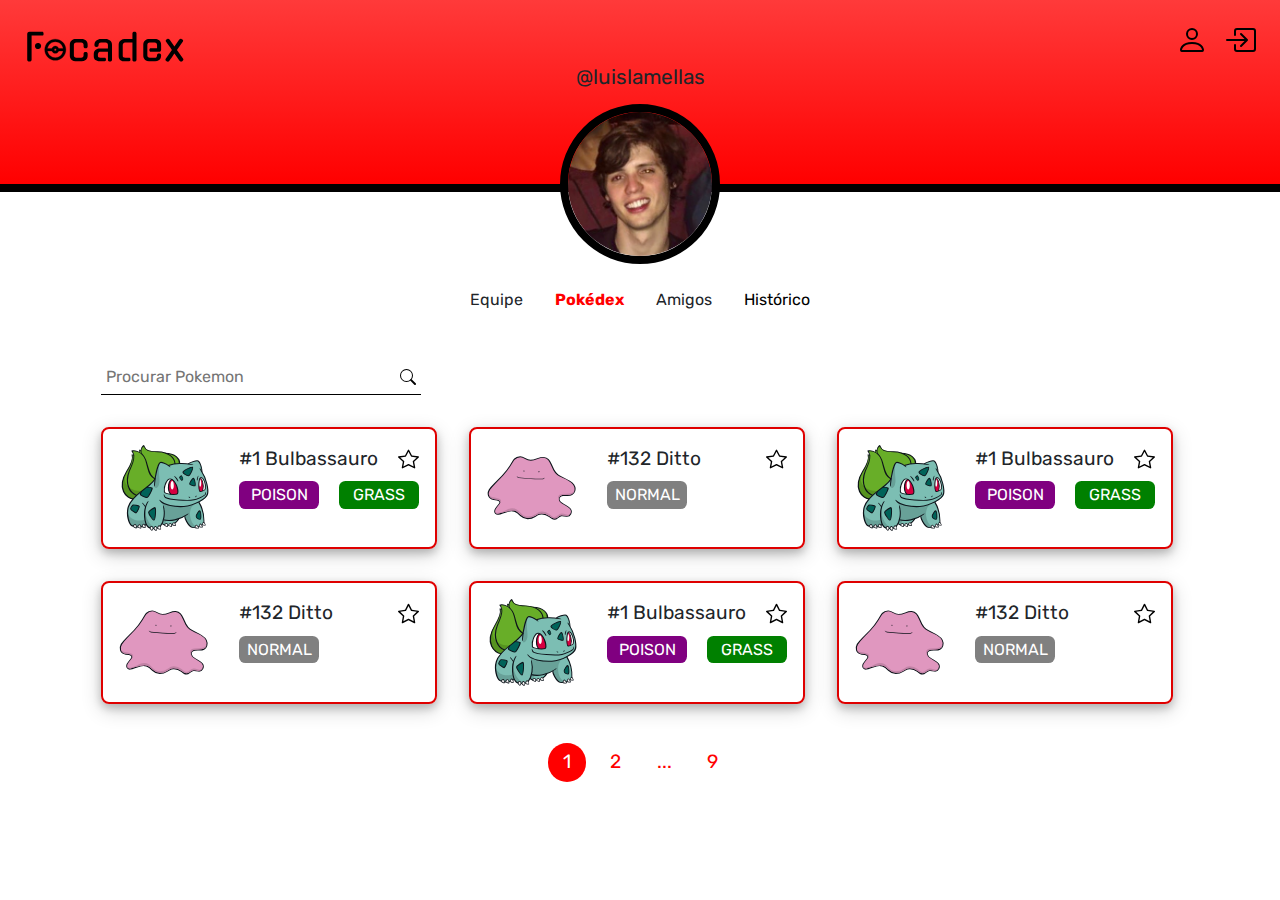
<file: index.html>
<!DOCTYPE html>
<html lang="en">
<head>
    <meta charset="UTF-8">
    <meta name="viewport" content="width=device-width, initial-scale=1.0">
    <title>My Pokedex</title>
    <link rel="stylesheet" href="style/index.css">
    <link rel="stylesheet" href="style/main.css">
    <link rel="stylesheet" href="https://fonts.googleapis.com/css?family=Rubik">
    <link rel="stylesheet" href="https://stackpath.bootstrapcdn.com/bootstrap/4.5.2/css/bootstrap.min.css" integrity="sha384-JcKb8q3iqJ61gNV9KGb8thSsNjpSL0n8PARn9HuZOnIxN0hoP+VmmDGMN5t9UJ0Z" crossorigin="anonymous">
</head>
<body>
    <header>
        <div class="nav-bar">
            <img id="logo" src="img/logo.svg" alt="logo">
            <nav>
                <ul>
                    <li><img src="img/person.svg" alt=""></li>
                    <li><img src="img/logout.svg" alt=""></li>
                </ul>
            </nav>
        </div>
        <div id="user-container">
            <p id="username">@luislamellas</p>
            <img src="img/user.jpeg" alt="user-img">
        </div>
    </header>
    <div class="content">
        <nav>
            <ul>
                <li>Equipe</li>
                <li><strong style="color:red">Pokédex</strong></li>
                <li>Amigos</li>
                <li><a class="nada" href="pokemon.html">Histórico</a></li>
            </ul>
        </nav>
        <div class ="container">
            <div class="search-box">
                <input type="text" name="" placeholder="Procurar Pokemon">
                <img src="img/search-icon.svg" alt="icon">
            </div>
            <div class="items">
                <div class="pokemon">
                    <img id="poke-img"src="img/bulbassauro.svg" alt="Pikachu">
                    <div class="poke-info">
                        <div class="poke-name">
                            <span>#1 Bulbassauro</span>
                            <img src="img/star.svg" alt="">
                        </div>
                        <div class="poke-type">
                            <span class="poison">POISON</span>
                            <span class="grass">GRASS</span>
                        </div>
                    </div>
                </div>
                <div class="pokemon">
                    <img id="poke-img"src="img/ditto.svg" alt="Pikachu">
                    <div class="poke-info">
                        <div class="poke-name">
                            <span>#132 Ditto</span>
                            <img src="img/star.svg" alt="">
                        </div>
                        <div class="poke-type">
                            <span class="normal">NORMAL</span>
                        </div>
                    </div>
                </div>
                <div class="pokemon">
                    <img id="poke-img"src="img/bulbassauro.svg" alt="Pikachu">
                    <div class="poke-info">
                        <div class="poke-name">
                            <span>#1 Bulbassauro</span>
                            <img src="img/star.svg" alt="">
                        </div>
                        <div class="poke-type">
                            <span class="poison">POISON</span>
                            <span class="grass">GRASS</span>
                        </div>
                    </div>
                </div>
                <div class="pokemon">
                    <img id="poke-img"src="img/ditto.svg" alt="Pikachu">
                    <div class="poke-info">
                        <div class="poke-name">
                            <span>#132 Ditto</span>
                            <img src="img/star.svg" alt="">
                        </div>
                        <div class="poke-type">
                            <span class="normal">NORMAL</span>
                        </div>
                    </div>
                </div>
                <div class="pokemon">
                    <img id="poke-img"src="img/bulbassauro.svg" alt="Pikachu">
                    <div class="poke-info">
                        <div class="poke-name">
                            <span>#1 Bulbassauro</span>
                            <img src="img/star.svg" alt="">
                        </div>
                        <div class="poke-type">
                            <span class="poison">POISON</span>
                            <span class="grass">GRASS</span>
                        </div>
                    </div>
                </div>
                <div class="pokemon">
                    <img id="poke-img"src="img/ditto.svg" alt="Pikachu">
                    <div class="poke-info">
                        <div class="poke-name">
                            <span>#132 Ditto</span>
                            <img src="img/star.svg" alt="">
                        </div>
                        <div class="poke-type">
                            <span class="normal">NORMAL</span>
                        </div>
                    </div>
                </div>
            </div>
            <footer>
                <ul>
                    <li class="selected-page">1</li>
                    <li>2</li>
                    <li>...</li>
                    <li>9</li>
                </ul>
            </footer>
        </div>
    </div>
</body>
</html>
</file>
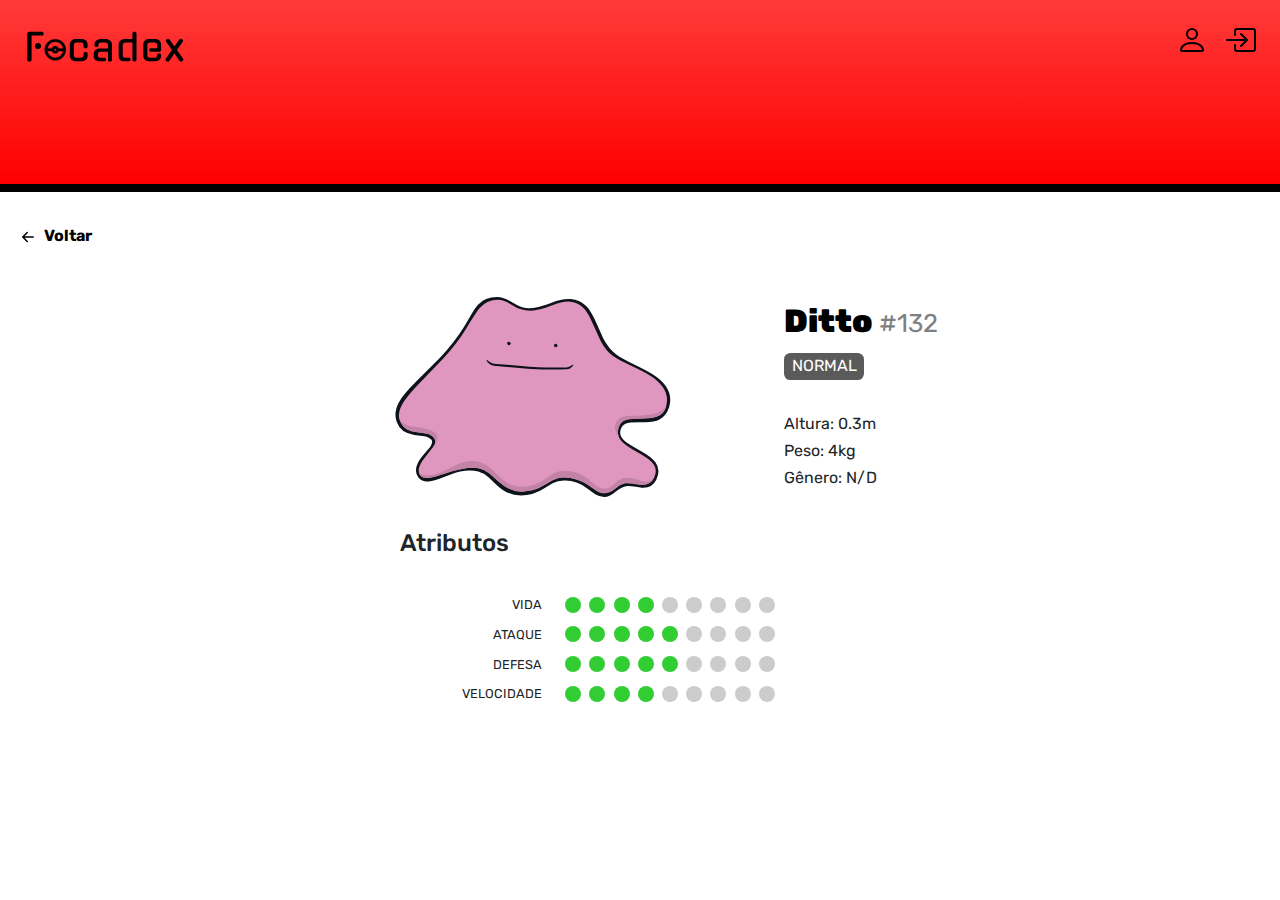
<file: pokemon.html>
<!DOCTYPE html>
<html lang="en">
<head>
    <meta charset="UTF-8">
    <meta name="viewport" content="width=device-width, initial-scale=1.0">
    <title>My Pokedex</title>
    <link rel="stylesheet" href="style/main.css">
    <link rel="stylesheet" href="style/pokemon.css">
    <link rel="stylesheet" href="https://fonts.googleapis.com/css?family=Rubik">
    <link rel="stylesheet" href="https://stackpath.bootstrapcdn.com/bootstrap/4.5.2/css/bootstrap.min.css" integrity="sha384-JcKb8q3iqJ61gNV9KGb8thSsNjpSL0n8PARn9HuZOnIxN0hoP+VmmDGMN5t9UJ0Z" crossorigin="anonymous">
</head>
<body>
    <header>
        <div class="nav-bar">
            <img id="logo" src="img/logo.svg" alt="logo">
            <nav>
                <ul>
                    <li><img src="img/person.svg" alt=""></li>
                    <li><img src="img/logout.svg" alt=""></li>
                </ul>
            </nav>
        </div>
    </header>
    <div class="content">
        <nav>
            <ul>
                <li>
                    <img src="img/arrow-left.svg" alt="">
                    <strong><a class="nada" href="index.html">Voltar</a></strong>
                </li>
            </ul>
        </nav>
        <div class ="pokemon">
            <img class="poke-img"  src="img/ditto.svg" alt="">
            <div class="poke-info">
                <span id="poke-name">Ditto  </span> <span> #132</span>
                <div class="poke-type">
                    <p class="normal">NORMAL</p>
                </div>
                <div class="poke-data">
                    <p>Altura: 0.3m</p>
                    <p>Peso: 4kg</p>
                    <p>Gênero: N/D</p>
                </div>
            </div>
            <div class="poke-status">
                <h4>Atributos</h4>
                <ul class="status-name">
                    <li>
                        <span>VIDA</span>
                        <ul class="status-points">
                            <li><img src="img/green-circle.svg"></li>
                            <li><img src="img/green-circle.svg"></li>
                            <li><img src="img/green-circle.svg"></li>
                            <li><img src="img/green-circle.svg"></li>
                            <li><img src="img/circle.svg"></li>
                            <li><img src="img/circle.svg"></li>
                            <li><img src="img/circle.svg"></li>
                            <li><img src="img/circle.svg"></li>
                            <li><img src="img/circle.svg"></li>
                        </ul>
                    </li>
                    <li>
                        <span>ATAQUE</span>
                        <ul class="status-points">
                            <li><img src="img/green-circle.svg"></li>
                            <li><img src="img/green-circle.svg"></li>
                            <li><img src="img/green-circle.svg"></li>
                            <li><img src="img/green-circle.svg"></li>
                            <li><img src="img/green-circle.svg"></li>
                            <li><img src="img/circle.svg"></li>
                            <li><img src="img/circle.svg"></li>
                            <li><img src="img/circle.svg"></li>
                            <li><img src="img/circle.svg"></li>
                        </ul>
                    </li>
                    <li>
                        <span>DEFESA</span>
                        <ul class="status-points">
                            <li><img src="img/green-circle.svg"></li>
                            <li><img src="img/green-circle.svg"></li>
                            <li><img src="img/green-circle.svg"></li>
                            <li><img src="img/green-circle.svg"></li>
                            <li><img src="img/green-circle.svg"></li>
                            <li><img src="img/circle.svg"></li>
                            <li><img src="img/circle.svg"></li>
                            <li><img src="img/circle.svg"></li>
                            <li><img src="img/circle.svg"></li>
                        </ul>
                    </li>
                    <li>
                        <span>VELOCIDADE</span>
                        <ul class="status-points">
                            <li><img src="img/green-circle.svg"></li>
                            <li><img src="img/green-circle.svg"></li>
                            <li><img src="img/green-circle.svg"></li>
                            <li><img src="img/green-circle.svg"></li>
                            <li><img src="img/circle.svg"></li>
                            <li><img src="img/circle.svg"></li>
                            <li><img src="img/circle.svg"></li>
                            <li><img src="img/circle.svg"></li>
                            <li><img src="img/circle.svg"></li>
                        </ul>
                    </li>
                </ul>
            </div>
        </div>
    </div>
</body>
</html>
</file>
<file: style/index.css>
header {
    margin: 0 auto 5em;
}

.content {
    width: 95%;
    height: 100%;
    margin: 0 auto;
    padding: 1em;
}

.content nav {
    display: flex;
    height: 2.5em;
    margin-bottom: 2em;
    align-items: center;
}

.content nav ul {
    margin: 0 auto;
}

.content nav ul li {
    padding: 0em 1em 1em;
}

.search-box{
    display: flex;
    justify-content: space-between;
    width: 20em;
    height: auto;
    padding:0.3em;
    margin: 1em;
    border-bottom: 0.1px solid black;
}

.search-box input{
    border: none;
    outline: none;
}

.items {
    display: flex;
    flex-wrap: wrap;
}

.pokemon {
    display: flex;
    margin: 1em 1em;
    justify-content: space-between;
    padding: 1em;
    border-radius: 0.5em;
    border: 0.15em solid rgb(223, 0, 0);
    width: 21em;
    box-shadow: 0 4px 8px 0 rgba(0, 0, 0, 0.2), 0 6px 20px 0 rgba(0, 0, 0, 0.19);
}

.poke-info{
    width: 60%;
}

.poke-name{
    display: flex;
    font-size: 1.2em;
    justify-content: space-between;
    align-items: center;
}

.poke-name svg{
    margin-left: 0.5em;
}

.poke-type{
    display: flex;
    justify-content: left;
    margin: 0.5em 0;
    color: white;
}

.poison{
    background-color: purple;
    margin-right: auto;
    width: 5em;
    padding: 0.1em 0.2em;
    border-radius: 0.4em;
    text-align: center;
}

.grass{
    background-color: green;
    width: 5em;
    padding: 0.1em 0.2em;
    border-radius: 0.4em;
    text-align: center;
}

.normal{
    background-color: gray;
    width: 5em;
    padding: 0.1em 0.2em;
    border-radius: 0.4em;
    text-align: center;
}

.selected-page{
    background-color: red;
    color: white;
}

#user-container{
    position: absolute;
    text-align: center;
    bottom: -5em;
    left: 0;
    right: 0;
    margin: 0 auto;
}

#user-container img{
    height: 10em;
    width: 10em;
    border-radius: 5em;
    border: 0.5em solid black;
}

#username{
    font-size: 1.3em;
    margin: 0.5em;
}

#poke-img{
    width: 30%;
    height: auto;
}
</file>
<file: style/main.css>
* {
    padding: 0;
    margin: 0;
    box-sizing: border-box;
    font-family: Rubik;
}

header {
    width: 100%;
    height: 12em;
    background-image: linear-gradient(rgb(255, 58, 58),red);
    padding: 1.5em;
    position: relative;
    border-bottom: 0.5em solid black;
}

nav {
    display: flex;
    align-items: center;
}

ul{
    list-style-type: none;
    display: flex;
}

nav ul li {
    float: left;
    padding-left: 1em;
}

footer{
    display: flex;
    margin: 1em auto;
    justify-content: center;
    width: 10em;
    font-size: 1.2em;
    color: red;
}

footer li {
    text-align: center;
    width: 2em;
    line-height: 2em;
    border-radius: 50%;
}

footer ul{
    margin: 0;
    align-content: center;
    justify-content: space-between;
    padding: 0.2em;
}

.nav-bar{
    display: flex;
    align-items: center;
    justify-content: space-between;
}

.nada {
    text-decoration: none;
    color: black;
}

.nada:hover {
    text-decoration: none;
    color: black;
}

#logo{
    width: 10em;
    height: 3em;
}
</file>
<file: style/pokemon.css>
header{
    margin: 0 auto 2em;
}

.pokemon {
    box-sizing: border-box;
    display: grid;
    grid-template-rows: 200px 250px;
    grid-template-columns: 400px 400px;
    grid-template-areas:
        "poke-img poke-info"
        "poke-status poke-status";
    margin: 3em 40% 0 30%;
    min-width: 800px;
    width: 50%;
    height: 100%;
}

.poke-img {
    grid-area: poke-img;
    margin-left: 0 auto 0 0;
    width: 300px;
    height: 200px;
}

.poke-info{
    grid-area: poke-info;
    height:200px;
    width: 400px;
}

.poke-info span{
    color: grey;
    font-size: 1.6em;
}

#poke-name{
   font-weight: 900;
   color: black;
   font-size: 2em;
}

.poke-name svg{
    margin-left: 0.5em;
}

.poke-type{
    display: flex;
    justify-content: left;
    margin: 0.5em 0;
    color: white;
}

.poke-data{
    margin-top: 1em;
}

.poke-data p{
    margin: 0.2em 0 0 0;
}

.poke-status{
    grid-area: poke-status;
    padding: 2em 1em;
}

.status-name{
    display: flex;
    margin: 0 0 0 auto;
    flex-direction: column;
    width: 100%;
    padding: 1.5em;
}

.status-name li{
    display: flex;
    font-size: 0.8em;
    padding:0.3em 0.4em;
    align-items: center;
    justify-content: flex-end;
    width: 50%;
}

.status-name span{
    margin-right: 1.5em;
}

.status-points{
    display: flex;
    flex-direction: row;
    text-align: end;
}

.status-points * img{
    fill: gray;
}

.poison{
    background-color: purple;
    margin-right: auto;
    width: 5em;
    padding: 0.1em 0.2em;
    border-radius: 0.4em;
    text-align: center;
}

.grass{
    background-color: green;
    width: 5em;
    padding: 0.1em 0.2em;
    border-radius: 0.4em;
    text-align: center;
}

.normal{
    background-color: rgb(90, 90, 90);
    width: 5em;
    padding: 0.1em 0.2em;
    border-radius: 0.4em;
    text-align: center;
}
</file>
